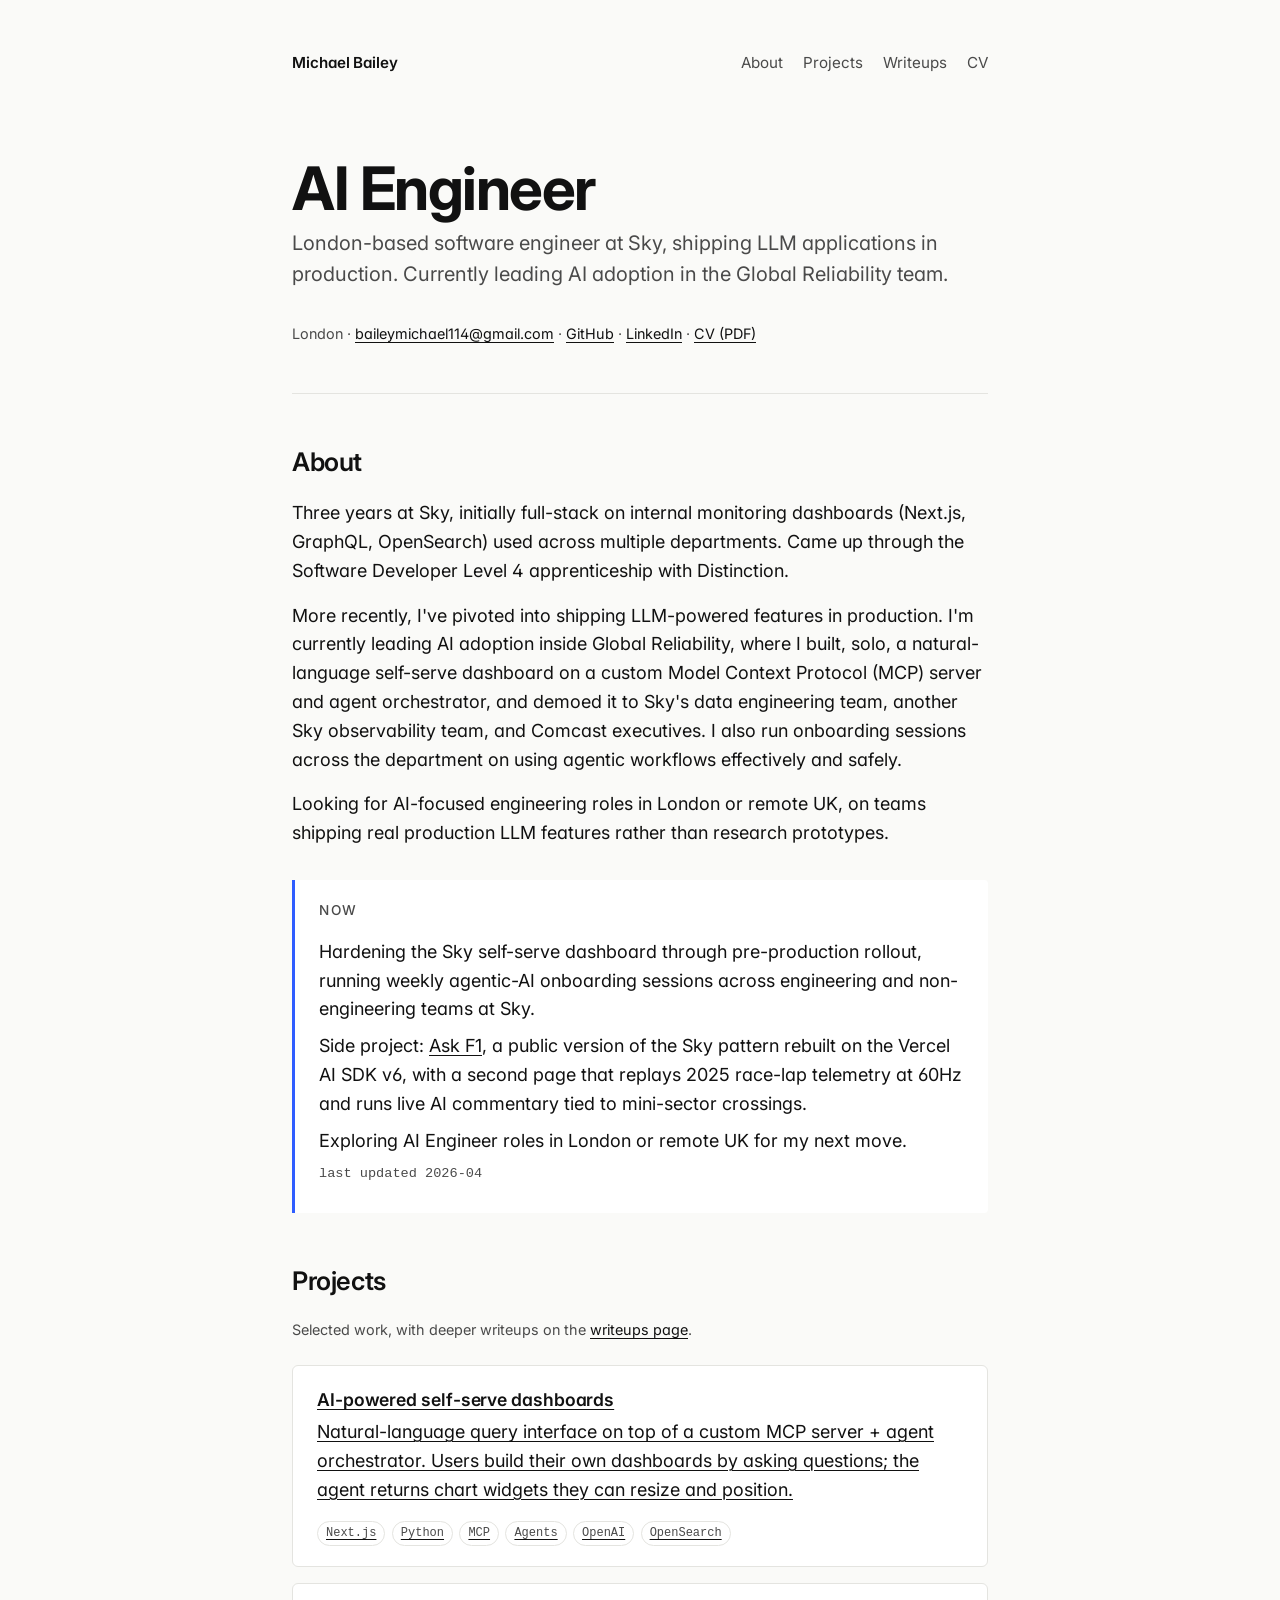
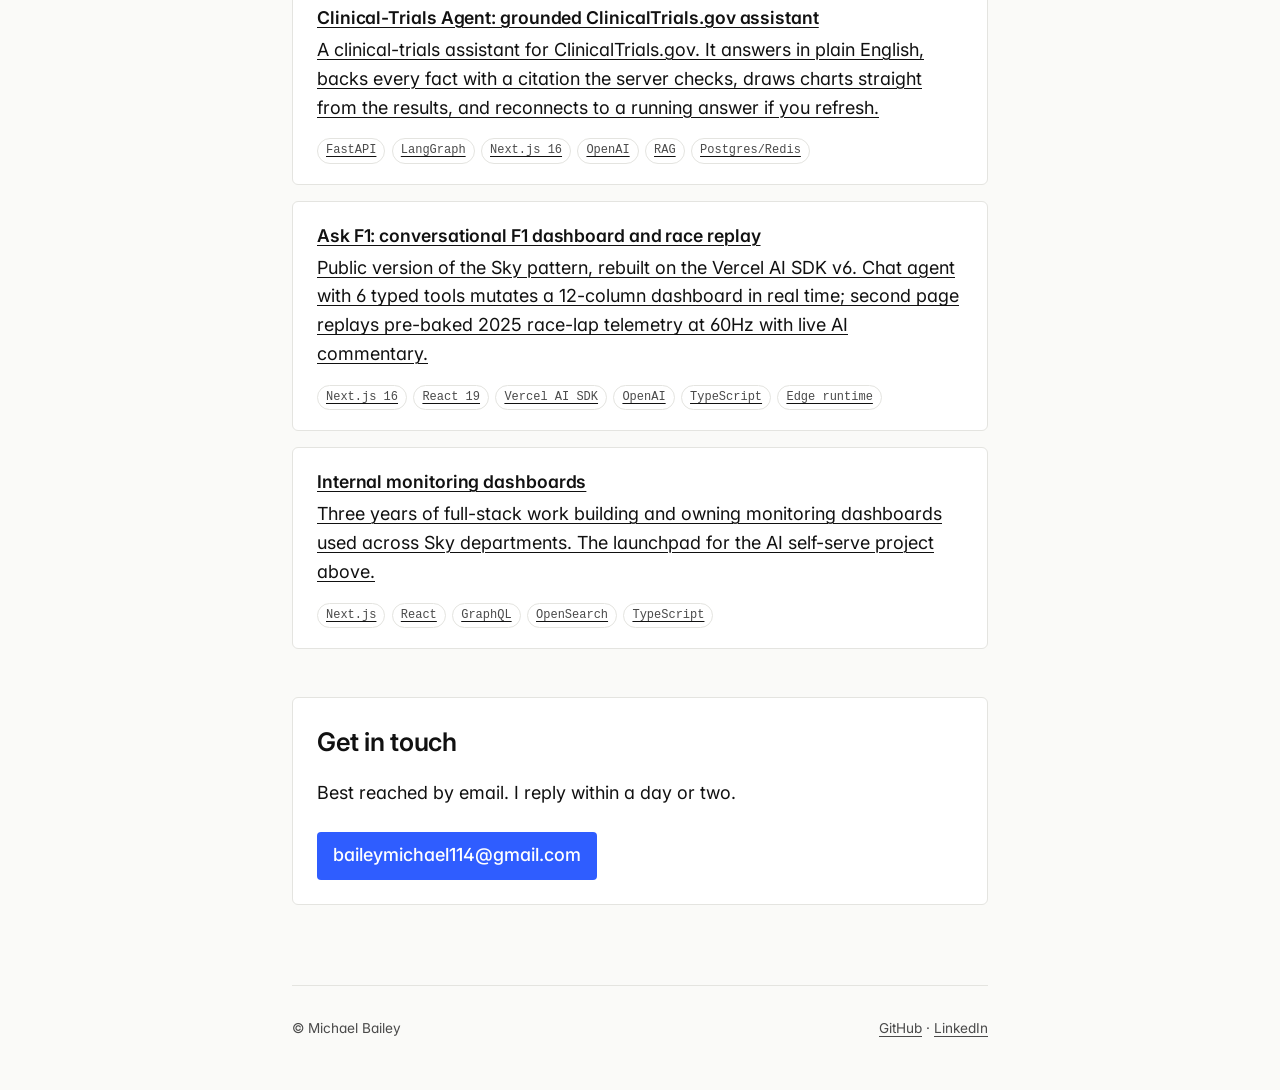
<file: index.html>
<!DOCTYPE html>
<html lang="en">
<head>
  <meta charset="UTF-8" />
  <meta name="viewport" content="width=device-width, initial-scale=1.0" />
  <title>Michael Bailey | AI Engineer</title>
  <meta name="description" content="Michael Bailey, UK AI Engineer building LLM-powered applications. Python, TypeScript, agents, MCP." />
  <!-- Open Graph (for LinkedIn / Twitter previews) -->
  <meta property="og:title" content="Michael Bailey | AI Engineer" />
  <meta property="og:description" content="UK AI Engineer building LLM-powered applications. Python, TypeScript, agents, MCP." />
  <meta property="og:type" content="website" />
  <meta property="og:url" content="https://mbailey114.github.io" />
  <meta name="twitter:card" content="summary" />
  <link rel="icon" type="image/svg+xml" href="favicon.svg" />
  <link rel="preconnect" href="https://fonts.googleapis.com" />
  <link rel="preconnect" href="https://fonts.gstatic.com" crossorigin />
  <link href="https://fonts.googleapis.com/css2?family=Inter:wght@400;500;600;700&display=swap" rel="stylesheet" />
  <link rel="stylesheet" href="style.css" />
  <!-- JSON-LD Person schema for SEO -->
  <script type="application/ld+json">
  {
    "@context": "https://schema.org",
    "@type": "Person",
    "name": "Michael Bailey",
    "jobTitle": "AI Engineer",
    "email": "mailto:baileymichael114@gmail.com",
    "url": "https://mbailey114.github.io",
    "sameAs": [
      "https://github.com/MBailey114"
    ]
  }
  </script>
</head>
<body>
  <div class="wrap">
    <nav>
      <a href="/" class="brand">Michael Bailey</a>
      <ul>
        <li><a href="#about">About</a></li>
        <li><a href="#projects">Projects</a></li>
        <li><a href="projects.html">Writeups</a></li>
        <li><a href="assets/cv.pdf">CV</a></li>
      </ul>
    </nav>

    <header>
      <h1>AI Engineer</h1>
      <p class="lede">
        London-based software engineer at Sky, shipping LLM applications in production. Currently leading AI adoption in the Global Reliability team.
      </p>
      <p class="meta">
        London &middot;
        <a href="mailto:baileymichael114@gmail.com">baileymichael114@gmail.com</a> &middot;
        <a href="https://github.com/MBailey114">GitHub</a> &middot;
        <a href="https://www.linkedin.com/in/michael-bailey-4b796a237/">LinkedIn</a> &middot;
        <a href="assets/cv.pdf">CV (PDF)</a>
      </p>
    </header>

    <hr />

    <section id="about">
      <h2>About</h2>
      <p>
        Three years at Sky, initially full-stack on internal monitoring dashboards (Next.js, GraphQL, OpenSearch) used across multiple departments. Came up through the Software Developer Level 4 apprenticeship with Distinction.
      </p>
      <p>
        More recently, I've pivoted into shipping LLM-powered features in production. I'm currently leading AI adoption inside Global Reliability, where I built, solo, a natural-language self-serve dashboard on a custom Model Context Protocol (MCP) server and agent orchestrator, and demoed it to Sky's data engineering team, another Sky observability team, and Comcast executives. I also run onboarding sessions across the department on using agentic workflows effectively and safely.
      </p>
      <p>
        Looking for AI-focused engineering roles in London or remote UK, on teams shipping real production LLM features rather than research prototypes.
      </p>
    </section>

    <aside class="now" id="now">
      <h2>Now</h2>
      <p>Hardening the Sky self-serve dashboard through pre-production rollout, running weekly agentic-AI onboarding sessions across engineering and non-engineering teams at Sky.</p>
      <p>Side project: <a href="https://f1-dashboard-bay.vercel.app">Ask F1</a>, a public version of the Sky pattern rebuilt on the Vercel AI SDK v6, with a second page that replays 2025 race-lap telemetry at 60Hz and runs live AI commentary tied to mini-sector crossings.</p>
      <p>Exploring AI Engineer roles in London or remote UK for my next move.</p>
      <p class="timestamp">last updated 2026-04</p>
    </aside>

    <section id="projects">
      <h2>Projects</h2>
      <p class="meta">Selected work, with deeper writeups on the <a href="projects.html">writeups page</a>.</p>

      <div class="projects">
        <!-- Travel Agent is unfinished — add back once it's shippable
        <a class="card-link" href="projects.html#travel-agent">
          <article class="project">
            <h3>Travel Agent</h3>
            <p>{{TRAVEL_AGENT_ONE_LINER}}</p>
            <div class="tags">
              <span>Python</span><span>FastAPI</span><span>TypeScript</span><span>Vite</span><span>LLM</span><span>Agents</span>
            </div>
          </article>
        </a>
        -->

        <a class="card-link" href="projects.html#flagship-work-project">
          <article class="project">
            <h3>AI-powered self-serve dashboards</h3>
            <p>Natural-language query interface on top of a custom MCP server + agent orchestrator. Users build their own dashboards by asking questions; the agent returns chart widgets they can resize and position.</p>
            <div class="tags">
              <span>Next.js</span><span>Python</span><span>MCP</span><span>Agents</span><span>OpenAI</span><span>OpenSearch</span>
            </div>
          </article>
        </a>

        <a class="card-link" href="projects.html#clinical-trials-agent">
          <article class="project">
            <h3>Clinical-Trials Agent: grounded ClinicalTrials.gov assistant</h3>
            <p>A clinical-trials assistant for ClinicalTrials.gov. It answers in plain English, backs every fact with a citation the server checks, draws charts straight from the results, and reconnects to a running answer if you refresh.</p>
            <div class="tags">
              <span>FastAPI</span><span>LangGraph</span><span>Next.js 16</span><span>OpenAI</span><span>RAG</span><span>Postgres/Redis</span>
            </div>
          </article>
        </a>

        <a class="card-link" href="projects.html#ask-f1">
          <article class="project">
            <h3>Ask F1: conversational F1 dashboard and race replay</h3>
            <p>Public version of the Sky pattern, rebuilt on the Vercel AI SDK v6. Chat agent with 6 typed tools mutates a 12-column dashboard in real time; second page replays pre-baked 2025 race-lap telemetry at 60Hz with live AI commentary.</p>
            <div class="tags">
              <span>Next.js 16</span><span>React 19</span><span>Vercel AI SDK</span><span>OpenAI</span><span>TypeScript</span><span>Edge runtime</span>
            </div>
          </article>
        </a>

        <a class="card-link" href="projects.html#second-work-project">
          <article class="project">
            <h3>Internal monitoring dashboards</h3>
            <p>Three years of full-stack work building and owning monitoring dashboards used across Sky departments. The launchpad for the AI self-serve project above.</p>
            <div class="tags">
              <span>Next.js</span><span>React</span><span>GraphQL</span><span>OpenSearch</span><span>TypeScript</span>
            </div>
          </article>
        </a>
      </div>
    </section>

    <section class="cta" id="contact">
      <h2 style="margin-top: 0;">Get in touch</h2>
      <p>Best reached by email. I reply within a day or two.</p>
      <a class="button" href="mailto:baileymichael114@gmail.com">baileymichael114@gmail.com</a>
    </section>

    <footer>
      <span>&copy; Michael Bailey</span>
      <span>
        <a href="https://github.com/MBailey114">GitHub</a> &middot;
        <a href="https://www.linkedin.com/in/michael-bailey-4b796a237/">LinkedIn</a>
      </span>
    </footer>
  </div>
</body>
</html>
</file>
<file: style.css>
/* Michael Bailey — portfolio
   Single stylesheet. No framework. Dark/light via prefers-color-scheme.
   Type: Inter Variable. Architecture-first minimalism. */

:root {
  --bg: #fafaf8;
  --surface: #ffffff;
  --ink: #111111;
  --muted: #4a4a4a;
  --accent: #2f5dff;
  --accent-ink: #ffffff;
  --border: #e4e4e0;
  --mono: ui-monospace, "SF Mono", "Cascadia Mono", "JetBrains Mono", Consolas, monospace;
  --sans: "Inter", -apple-system, BlinkMacSystemFont, "Segoe UI", Helvetica, Arial, sans-serif;
  --measure: 64ch;
}

@media (prefers-color-scheme: dark) {
  :root {
    --bg: #0e0f11;
    --surface: #15171a;
    --ink: #f1f1ef;
    --muted: #a0a0a0;
    --accent: #88b0ff;
    --accent-ink: #0e0f11;
    --border: #26282c;
  }
}

* { box-sizing: border-box; }

html {
  scroll-behavior: smooth;
}

body {
  margin: 0;
  background: var(--bg);
  color: var(--ink);
  font-family: var(--sans);
  font-size: clamp(16px, 1rem + 0.2vw, 18px);
  line-height: 1.6;
  font-feature-settings: "cv11", "ss01";  /* Inter stylistic tweaks for cleaner digits */
  -webkit-font-smoothing: antialiased;
  text-rendering: optimizeLegibility;
}

.wrap {
  max-width: 760px;
  margin: 0 auto;
  padding: clamp(2rem, 4vw, 4rem) clamp(1.25rem, 4vw, 2rem);
}

a {
  color: var(--ink);
  text-decoration: underline;
  text-decoration-thickness: 1px;
  text-underline-offset: 3px;
  transition: color 120ms ease;
}

a:hover, a:focus-visible {
  color: var(--accent);
}

nav {
  display: flex;
  justify-content: space-between;
  align-items: baseline;
  gap: 1rem;
  margin-bottom: clamp(3rem, 8vw, 5rem);
  font-size: 0.95rem;
}

nav .brand {
  font-weight: 600;
  text-decoration: none;
  letter-spacing: -0.005em;
}

nav ul {
  list-style: none;
  padding: 0;
  margin: 0;
  display: flex;
  gap: 1.25rem;
}

nav ul a {
  text-decoration: none;
  color: var(--muted);
}

nav ul a:hover, nav ul a:focus-visible {
  color: var(--ink);
}

h1 {
  font-size: clamp(2.25rem, 4.5vw + 1rem, 3.75rem);
  line-height: 1.08;
  letter-spacing: -0.025em;
  margin: 0 0 0.5rem 0;
  font-weight: 700;
}

h2 {
  font-size: clamp(1.35rem, 0.8vw + 1.1rem, 1.6rem);
  margin: 3rem 0 1rem 0;
  letter-spacing: -0.015em;
  font-weight: 600;
}

h3 {
  font-size: 1.1rem;
  margin: 1.25rem 0 0.25rem 0;
  font-weight: 600;
  letter-spacing: -0.005em;
}

p {
  margin: 0 0 1rem 0;
  max-width: var(--measure);
}

.lede {
  font-size: clamp(1.1rem, 0.4vw + 1rem, 1.25rem);
  color: var(--muted);
  max-width: var(--measure);
  margin-bottom: 2rem;
  line-height: 1.55;
}

.meta {
  color: var(--muted);
  font-size: 0.9rem;
  margin-bottom: 1.5rem;
}

hr {
  border: 0;
  border-top: 1px solid var(--border);
  margin: 3rem 0;
}

/* Now section — lightweight "what I'm doing right now" block */
.now {
  margin-top: 2rem;
  padding: 1.25rem 1.5rem;
  border-left: 3px solid var(--accent);
  background: var(--surface);
  border-radius: 0 4px 4px 0;
}

.now h2 {
  margin-top: 0;
  font-size: 0.85rem;
  letter-spacing: 0.12em;
  text-transform: uppercase;
  color: var(--muted);
  font-weight: 500;
}

.now p {
  margin-bottom: 0.5rem;
}

.now .timestamp {
  color: var(--muted);
  font-size: 0.85rem;
  font-family: var(--mono);
}

/* Projects grid */
.projects {
  display: grid;
  gap: 1rem;
  margin-top: 1rem;
}

.project {
  border: 1px solid var(--border);
  background: var(--surface);
  padding: 1.25rem 1.5rem;
  border-radius: 6px;
  transition: border-color 120ms ease, transform 120ms ease;
}

.project:hover {
  border-color: var(--accent);
}

.project h3 {
  margin: 0 0 0.25rem 0;
}

.project .tags {
  display: flex;
  flex-wrap: wrap;
  gap: 0.4rem;
  margin-top: 0.75rem;
  font-family: var(--mono);
  font-size: 0.75rem;
  color: var(--muted);
}

.project .tags span {
  padding: 2px 8px;
  border: 1px solid var(--border);
  border-radius: 999px;
}

.project a.card-link {
  color: inherit;
  text-decoration: none;
  display: block;
}

/* Architecture diagram — wider than reading measure */
.diagram {
  margin: 1.5rem -1rem 2rem -1rem;
  padding: 1rem 0;
  overflow-x: auto;
}

.diagram svg {
  display: block;
  width: 100%;
  height: auto;
  min-width: 620px;
  max-width: 100%;
}

.diagram figcaption {
  font-size: 0.85rem;
  color: var(--muted);
  max-width: var(--measure);
  margin: 0.5rem 1rem 0 1rem;
  font-style: italic;
}

/* Contact / CTA block */
.cta {
  margin-top: 3rem;
  padding: 1.5rem;
  border: 1px solid var(--border);
  border-radius: 6px;
  background: var(--surface);
}

.cta a.button {
  display: inline-block;
  padding: 0.6rem 1rem;
  background: var(--accent);
  color: var(--accent-ink);
  text-decoration: none;
  border-radius: 4px;
  margin-top: 0.5rem;
  font-weight: 500;
}

.cta a.button:hover, .cta a.button:focus-visible {
  filter: brightness(1.05);
  color: var(--accent-ink);
}

/* Project detail pages */
article.project-detail {
  max-width: var(--measure);
}

article.project-detail h2 {
  margin-top: 2.5rem;
}

article.project-detail ul {
  padding-left: 1.25rem;
}

code {
  font-family: var(--mono);
  font-size: 0.9em;
  background: var(--surface);
  padding: 1px 6px;
  border-radius: 3px;
  border: 1px solid var(--border);
}

footer {
  margin-top: 5rem;
  padding-top: 2rem;
  border-top: 1px solid var(--border);
  color: var(--muted);
  font-size: 0.85rem;
  display: flex;
  justify-content: space-between;
  flex-wrap: wrap;
  gap: 1rem;
}

footer a {
  color: var(--muted);
}

/* Respect reduced motion */
@media (prefers-reduced-motion: reduce) {
  * {
    transition: none !important;
    animation: none !important;
  }
  html { scroll-behavior: auto; }
}

/* Print */
@media print {
  nav, footer, .cta, .now { display: none; }
  body { font-size: 11pt; }
  a { color: #000; }
  .diagram { page-break-inside: avoid; }
}
</file>
